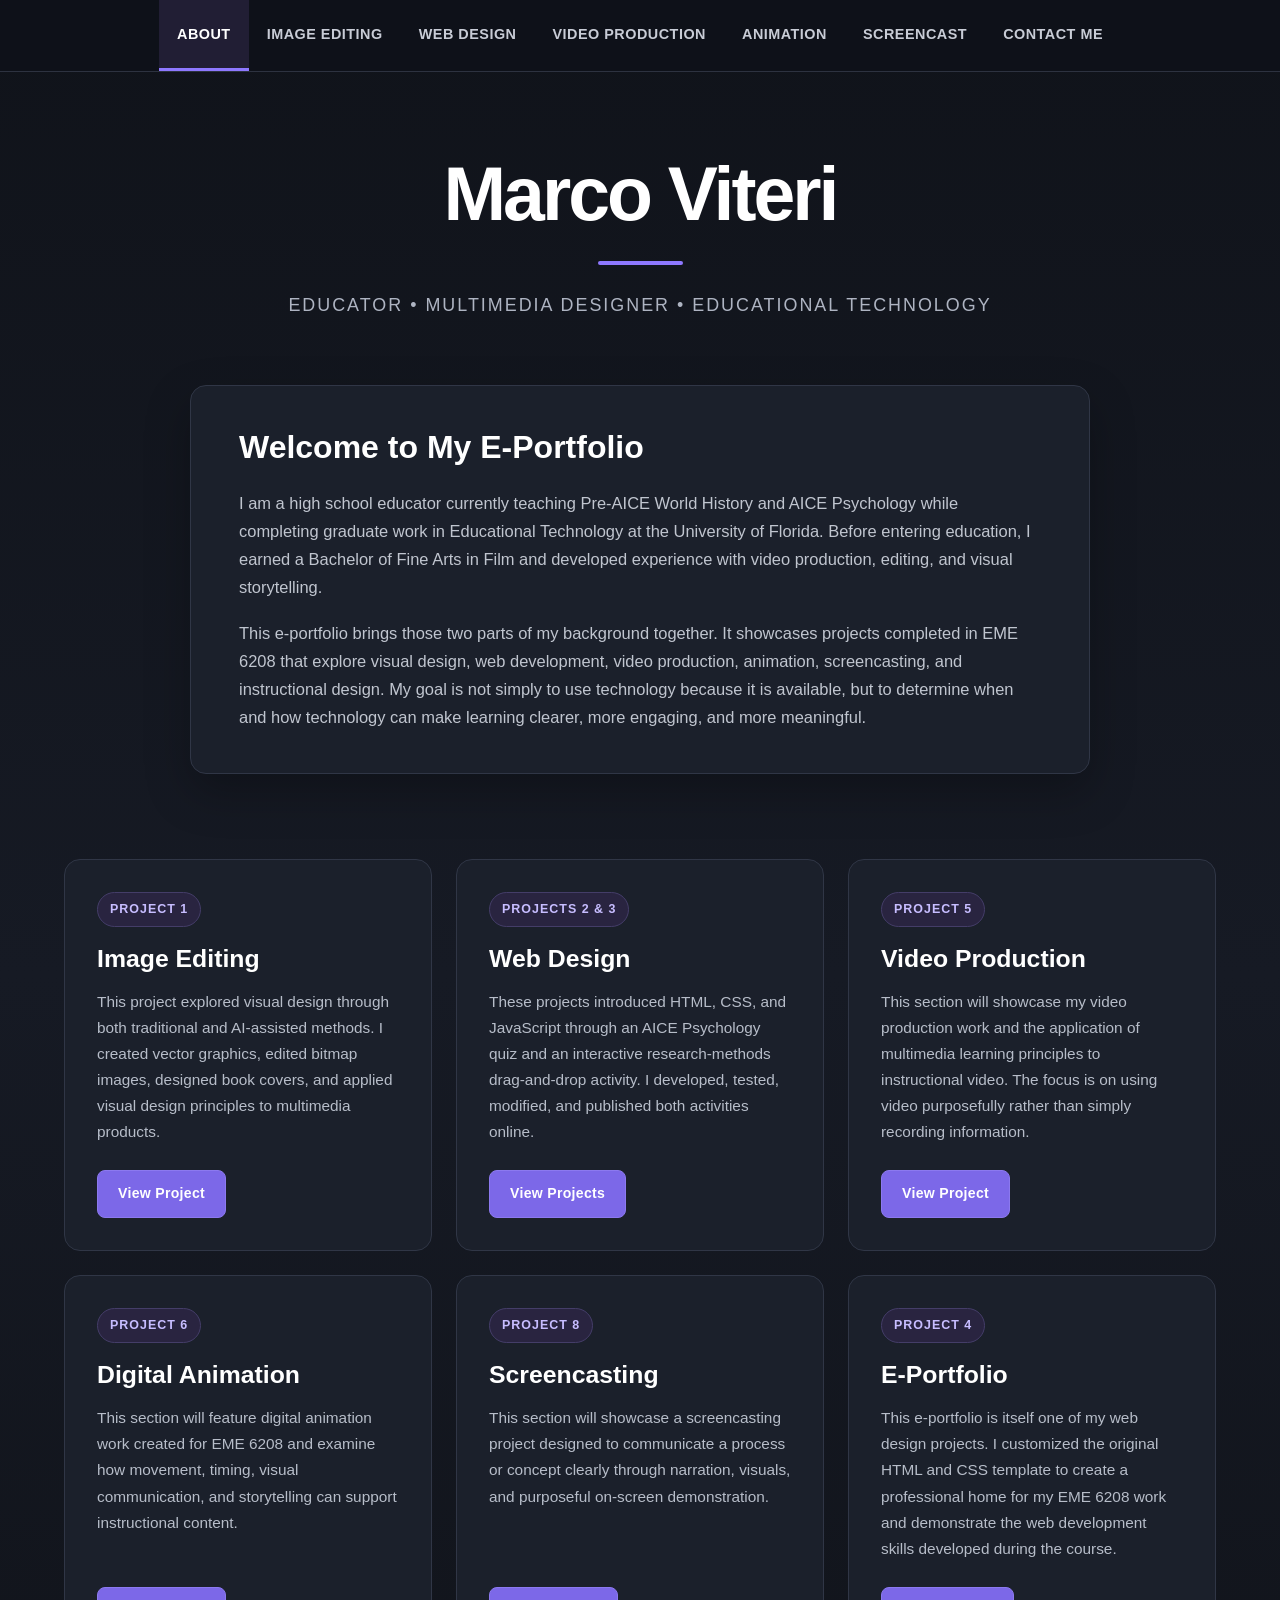
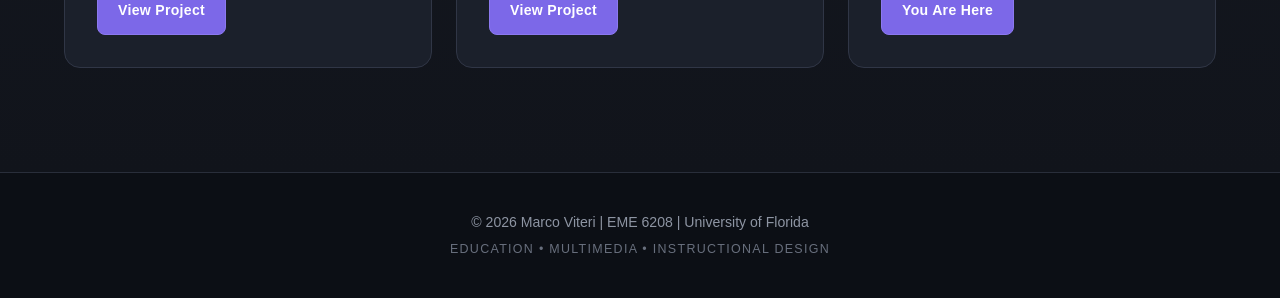
<file: index.html>
<!DOCTYPE html>
<html lang="en">

<head>
    <meta charset="UTF-8">
    <meta name="viewport" content="width=device-width, initial-scale=1.0">

    <meta
        name="description"
        content="Marco Viteri's EME 6208 Educational Technology ePortfolio featuring multimedia, web design, video, animation, and instructional design projects."
    >

    <title>Marco Viteri | EME 6208 Portfolio</title>

    <!-- External stylesheet -->
    <link rel="stylesheet" href="style.css">
</head>

<body>

    <div id="wrapper">

        <!-- ========================= -->
        <!-- NAVIGATION -->
        <!-- ========================= -->

        <div id="menu-wrapper">
            <nav id="menu" class="container">
                <ul>
                    <li class="current_page_item">
                        <a href="index.html">About</a>
                    </li>

                    <li>
                        <a href="image.html">Image Editing</a>
                    </li>

                    <li>
                        <a href="web.html">Web Design</a>
                    </li>

                    <li>
                        <a href="video.html">Video Production</a>
                    </li>

                    <li>
                        <a href="animation.html">Animation</a>
                    </li>

                    <li>
                        <a href="screencast.html">Screencast</a>
                    </li>

                    <li>
                        <a href="contact.html">Contact Me</a>
                    </li>
                </ul>
            </nav>
        </div>


        <!-- ========================= -->
        <!-- HEADER -->
        <!-- ========================= -->

        <header id="logo" class="container">

            <h1>Marco Viteri</h1>

            <p>
                Educator • Multimedia Designer • Educational Technology
            </p>

        </header>


        <!-- ========================= -->
        <!-- ABOUT / INTRODUCTION -->
        <!-- ========================= -->

        <main>

            <section id="page" class="container">

                <div class="entry">

                    <h2>Welcome to My E-Portfolio</h2>

                    <p>
                        I am a high school educator currently teaching Pre-AICE
                        World History and AICE Psychology while completing graduate
                        work in Educational Technology at the University of Florida.
                        Before entering education, I earned a Bachelor of Fine Arts
                        in Film and developed experience with video production,
                        editing, and visual storytelling.
                    </p>

                    <p>
                        This e-portfolio brings those two parts of my background
                        together. It showcases projects completed in EME 6208 that
                        explore visual design, web development, video production,
                        animation, screencasting, and instructional design. My goal
                        is not simply to use technology because it is available, but
                        to determine when and how technology can make learning
                        clearer, more engaging, and more meaningful.
                    </p>

                </div>

            </section>


            <!-- ========================= -->
            <!-- PROJECTS -->
            <!-- ========================= -->

            <section id="projects">

                <!-- ROW ONE -->

                <div id="three-column" class="container">

                    <!-- PROJECT 1 -->

                    <div class="tbox1">

                        <div class="box-style">

                            <div class="content">

                                <div class="project-number">
                                    Project 1
                                </div>

                                <h2>Image Editing</h2>

                                <p>
                                    This project explored visual design through both
                                    traditional and AI-assisted methods. I created
                                    vector graphics, edited bitmap images, designed
                                    book covers, and applied visual design principles
                                    to multimedia products.
                                </p>

                                <a href="image.html" class="button">
                                    View Project
                                </a>

                            </div>

                        </div>

                    </div>


                    <!-- PROJECTS 2 & 3 -->

                    <div class="tbox2">

                        <div class="box-style">

                            <div class="content">

                                <div class="project-number">
                                    Projects 2 &amp; 3
                                </div>

                                <h2>Web Design</h2>

                                <p>
                                    These projects introduced HTML, CSS, and
                                    JavaScript through an AICE Psychology quiz and an
                                    interactive research-methods drag-and-drop
                                    activity. I developed, tested, modified, and
                                    published both activities online.
                                </p>

                                <a href="web.html" class="button">
                                    View Projects
                                </a>

                            </div>

                        </div>

                    </div>


                    <!-- PROJECT 5 -->

                    <div class="tbox3">

                        <div class="box-style">

                            <div class="content">

                                <div class="project-number">
                                    Project 5
                                </div>

                                <h2>Video Production</h2>

                                <p>
                                    This section will showcase my video production
                                    work and the application of multimedia learning
                                    principles to instructional video. The focus is
                                    on using video purposefully rather than simply
                                    recording information.
                                </p>

                                <a href="video.html" class="button">
                                    View Project
                                </a>

                            </div>

                        </div>

                    </div>

                </div>


                <!-- ROW TWO -->

                <div id="three-column-row-two" class="container three-column">

                    <!-- PROJECT 6 -->

                    <div class="tbox1">

                        <div class="box-style">

                            <div class="content">

                                <div class="project-number">
                                    Project 6
                                </div>

                                <h2>Digital Animation</h2>

                                <p>
                                    This section will feature digital animation work
                                    created for EME 6208 and examine how movement,
                                    timing, visual communication, and storytelling
                                    can support instructional content.
                                </p>

                                <a href="animation.html" class="button">
                                    View Project
                                </a>

                            </div>

                        </div>

                    </div>


                    <!-- PROJECT 8 -->

                    <div class="tbox2">

                        <div class="box-style">

                            <div class="content">

                                <div class="project-number">
                                    Project 8
                                </div>

                                <h2>Screencasting</h2>

                                <p>
                                    This section will showcase a screencasting
                                    project designed to communicate a process or
                                    concept clearly through narration, visuals, and
                                    purposeful on-screen demonstration.
                                </p>

                                <a href="screencast.html" class="button">
                                    View Project
                                </a>

                            </div>

                        </div>

                    </div>


                    <!-- PROJECT 4 -->

                    <div class="tbox3">

                        <div class="box-style">

                            <div class="content">

                                <div class="project-number">
                                    Project 4
                                </div>

                                <h2>E-Portfolio</h2>

                                <p>
                                    This e-portfolio is itself one of my web design
                                    projects. I customized the original HTML and CSS
                                    template to create a professional home for my
                                    EME 6208 work and demonstrate the web development
                                    skills developed during the course.
                                </p>

                                <a href="index.html" class="button">
                                    You Are Here
                                </a>

                            </div>

                        </div>

                    </div>

                </div>

            </section>

        </main>

    </div>


    <!-- ========================= -->
    <!-- FOOTER -->
    <!-- ========================= -->

    <footer id="footer">

        <p>
            &copy; 2026 Marco Viteri |
            EME 6208 |
            University of Florida
        </p>

        <p class="footer-tagline">
            Education • Multimedia • Instructional Design
        </p>

    </footer>

</body>

</html>
</file>
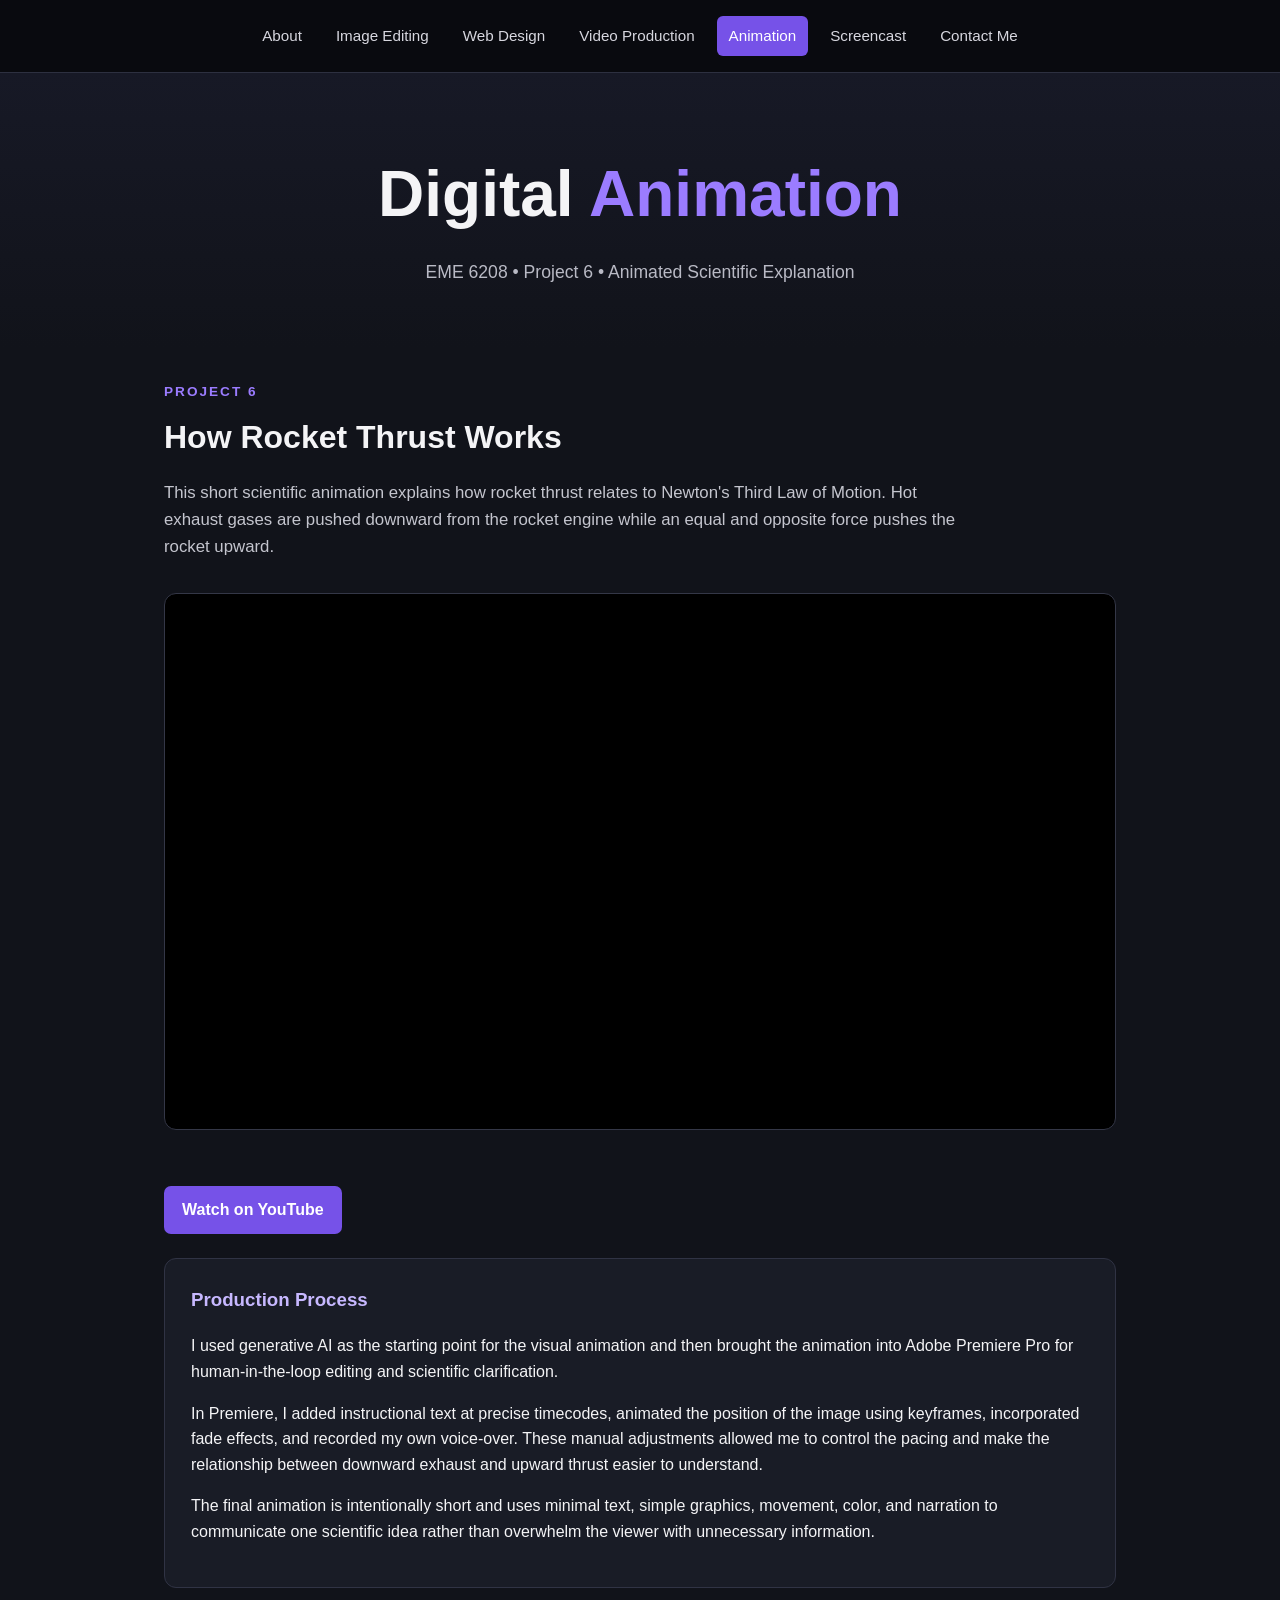
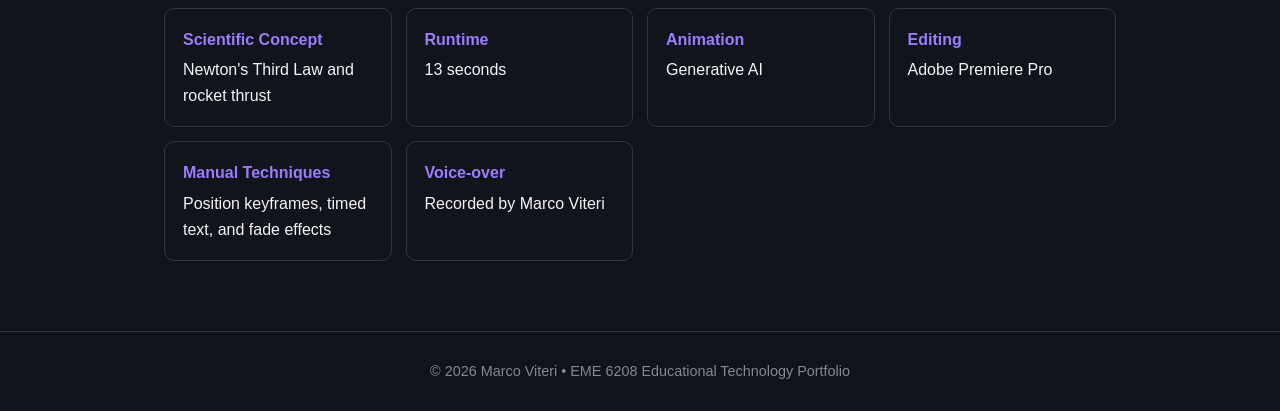
<file: animation.html>
<!DOCTYPE html>
<html lang="en">

<head>
    <meta charset="UTF-8">
    <meta name="viewport" content="width=device-width, initial-scale=1.0">

    <title>Digital Animation | Marco Viteri</title>

    <style>
        * {
            box-sizing: border-box;
        }

        body {
            margin: 0;
            font-family: Arial, Helvetica, sans-serif;
            background: #11131a;
            color: #f4f4f6;
            line-height: 1.6;
        }

        nav {
            background: #090a0f;
            border-bottom: 1px solid #2d3040;
        }

        .nav-container {
            max-width: 1100px;
            margin: auto;
            padding: 16px 24px;
            display: flex;
            flex-wrap: wrap;
            justify-content: center;
            gap: 10px;
        }

        nav a {
            color: #d7d7df;
            text-decoration: none;
            padding: 8px 12px;
            border-radius: 6px;
            font-size: 0.95rem;
        }

        nav a:hover,
        nav a.active {
            background: #7652e8;
            color: white;
        }

        header {
            text-align: center;
            padding: 70px 24px 45px;
            background: linear-gradient(180deg, #171926 0%, #11131a 100%);
        }

        header h1 {
            margin: 0;
            font-size: clamp(2.3rem, 6vw, 4rem);
        }

        header p {
            color: #b9bac5;
            font-size: 1.1rem;
            margin-top: 12px;
        }

        .accent {
            color: #9b7cff;
        }

        main {
            max-width: 1000px;
            margin: auto;
            padding: 30px 24px 70px;
        }

        .project-label {
            color: #9b7cff;
            font-weight: bold;
            text-transform: uppercase;
            letter-spacing: 2px;
            font-size: 0.85rem;
        }

        h2 {
            font-size: 2rem;
            margin: 8px 0 12px;
        }

        h3 {
            color: #c7b8ff;
            margin-top: 0;
        }

        .intro {
            color: #c4c5ce;
            max-width: 800px;
            font-size: 1.05rem;
        }

        .video-wrapper {
            position: relative;
            width: 100%;
            padding-bottom: 56.25%;
            margin: 32px 0;
            border-radius: 12px;
            overflow: hidden;
            background: black;
            border: 1px solid #343747;
        }

        .video-wrapper iframe {
            position: absolute;
            width: 100%;
            height: 100%;
            top: 0;
            left: 0;
        }

        .card {
            background: #191c26;
            border: 1px solid #303344;
            border-radius: 12px;
            padding: 26px;
            margin-top: 24px;
        }

        .details {
            display: grid;
            grid-template-columns: repeat(auto-fit, minmax(180px, 1fr));
            gap: 14px;
            margin-top: 20px;
        }

        .detail-box {
            background: #12141c;
            border: 1px solid #303344;
            padding: 18px;
            border-radius: 10px;
        }

        .detail-box strong {
            display: block;
            color: #9b7cff;
            margin-bottom: 5px;
        }

        .youtube-button {
            display: inline-block;
            margin-top: 24px;
            padding: 11px 18px;
            background: #7652e8;
            color: white;
            text-decoration: none;
            border-radius: 7px;
            font-weight: bold;
        }

        .youtube-button:hover {
            background: #8d70ee;
        }

        footer {
            text-align: center;
            border-top: 1px solid #2d3040;
            padding: 28px;
            color: #858794;
            font-size: 0.9rem;
        }
    </style>
</head>


<body>

    <!-- NAVIGATION -->
    <nav>
        <div class="nav-container">
            <a href="index.html">About</a>
            <a href="image.html">Image Editing</a>
            <a href="web.html">Web Design</a>
            <a href="video.html">Video Production</a>
            <a href="animation.html" class="active">Animation</a>
            <a href="screencast.html">Screencast</a>
            <a href="contact.html">Contact Me</a>
        </div>
    </nav>


    <!-- HEADER -->
    <header>
        <h1>Digital <span class="accent">Animation</span></h1>
        <p>EME 6208 • Project 6 • Animated Scientific Explanation</p>
    </header>


    <!-- MAIN CONTENT -->
    <main>

        <span class="project-label">Project 6</span>

        <h2>How Rocket Thrust Works</h2>

        <p class="intro">
            This short scientific animation explains how rocket thrust relates
            to Newton's Third Law of Motion. Hot exhaust gases are pushed
            downward from the rocket engine while an equal and opposite force
            pushes the rocket upward.
        </p>


        <!-- YOUTUBE VIDEO -->
        <div class="video-wrapper">

            <iframe
                src="https://www.youtube.com/embed/uPwXwJakchM"
                title="How Rocket Thrust Works - Marco Viteri"
                frameborder="0"
                allow="accelerometer; autoplay; clipboard-write; encrypted-media; gyroscope; picture-in-picture; web-share"
                allowfullscreen>
            </iframe>

        </div>


        <a class="youtube-button"
           href="https://www.youtube.com/watch?v=uPwXwJakchM"
           target="_blank"
           rel="noopener">
            Watch on YouTube
        </a>


        <!-- PROCESS -->
        <div class="card">

            <h3>Production Process</h3>

            <p>
                I used generative AI as the starting point for the visual
                animation and then brought the animation into Adobe Premiere Pro
                for human-in-the-loop editing and scientific clarification.
            </p>

            <p>
                In Premiere, I added instructional text at precise timecodes,
                animated the position of the image using keyframes, incorporated
                fade effects, and recorded my own voice-over. These manual
                adjustments allowed me to control the pacing and make the
                relationship between downward exhaust and upward thrust easier
                to understand.
            </p>

            <p>
                The final animation is intentionally short and uses minimal text,
                simple graphics, movement, color, and narration to communicate
                one scientific idea rather than overwhelm the viewer with
                unnecessary information.
            </p>

        </div>


        <!-- PROJECT DETAILS -->
        <div class="details">

            <div class="detail-box">
                <strong>Scientific Concept</strong>
                Newton's Third Law and rocket thrust
            </div>

            <div class="detail-box">
                <strong>Runtime</strong>
                13 seconds
            </div>

            <div class="detail-box">
                <strong>Animation</strong>
                Generative AI
            </div>

            <div class="detail-box">
                <strong>Editing</strong>
                Adobe Premiere Pro
            </div>

            <div class="detail-box">
                <strong>Manual Techniques</strong>
                Position keyframes, timed text, and fade effects
            </div>

            <div class="detail-box">
                <strong>Voice-over</strong>
                Recorded by Marco Viteri
            </div>

        </div>

    </main>


    <footer>
        © 2026 Marco Viteri • EME 6208 Educational Technology Portfolio
    </footer>

</body>

</html>
</file>
<file: style.css>
/* =========================================================
   MARCO VITERI - EME 6208 E-PORTFOLIO
   Project 4 - Traditional HTML/CSS Version
   ========================================================= */


/* =========================================================
   GLOBAL SETTINGS
   ========================================================= */

* {
    box-sizing: border-box;
}

html {
    scroll-behavior: smooth;
}

body {
    margin: 0;
    padding: 0;
    background: #10131a;
    font-family: Arial, Helvetica, sans-serif;
    font-size: 16px;
    color: #d9dce3;
    line-height: 1.7;
}

#wrapper {
    min-height: 100vh;
    background: linear-gradient(
        180deg,
        #10131a 0%,
        #161a24 55%,
        #11141b 100%
    );
}

.container {
    width: 90%;
    max-width: 1200px;
    margin: 0 auto;
}


/* =========================================================
   TYPOGRAPHY
   ========================================================= */

h1,
h2,
h3 {
    margin-top: 0;
}

h1 {
    font-size: 4.7rem;
    line-height: 1;
    letter-spacing: -3px;
}

h2 {
    font-size: 2rem;
    line-height: 1.2;
    color: #ffffff;
}

p {
    margin-top: 0;
}

a {
    color: #b7a7ff;
    text-decoration: none;
    transition: 0.25s ease;
}

a:hover {
    color: #ffffff;
}


/* =========================================================
   NAVIGATION
   ========================================================= */

#menu-wrapper {
    width: 100%;
    background: rgba(15, 18, 26, 0.96);
    border-bottom: 1px solid #2d3240;
    position: sticky;
    top: 0;
    z-index: 1000;
}

#menu {
    min-height: 66px;
    display: flex;
    justify-content: center;
    align-items: center;
}

#menu ul {
    margin: 0;
    padding: 0;
    list-style: none;
    display: flex;
    justify-content: center;
    align-items: center;
    flex-wrap: wrap;
}

#menu li {
    margin: 0;
    padding: 0;
}

#menu a {
    display: block;
    padding: 22px 18px;
    color: #c8ccd6;
    font-size: 0.9rem;
    font-weight: 600;
    letter-spacing: 0.5px;
    text-transform: uppercase;
    border-bottom: 3px solid transparent;
}

#menu a:hover {
    color: #ffffff;
    background: #1d2230;
    border-bottom: 3px solid #8e78ff;
}

#menu .current_page_item a {
    color: #ffffff;
    background: #211e34;
    border-bottom: 3px solid #8e78ff;
}


/* =========================================================
   HEADER / HERO
   ========================================================= */

#logo {
    padding: 85px 20px 55px 20px;
    text-align: center;
}

#logo h1 {
    margin: 0;
    color: #ffffff;
    font-weight: 800;
}

#logo h1::after {
    content: "";
    display: block;
    width: 85px;
    height: 4px;
    margin: 28px auto 25px auto;
    background: #8e78ff;
    border-radius: 20px;
}

#logo p {
    margin: 0;
    color: #aeb4c2;
    font-size: 1.12rem;
    font-weight: 500;
    letter-spacing: 2px;
    text-transform: uppercase;
}


/* =========================================================
   INTRODUCTION / ABOUT SECTION
   ========================================================= */

#page {
    padding: 10px 20px 70px 20px;
}

.entry {
    max-width: 900px;
    margin: 0 auto;
    padding: 42px 48px;
    background: #1b202b;
    border: 1px solid #303646;
    border-radius: 16px;
    box-shadow: 0 18px 45px rgba(0, 0, 0, 0.25);
}

.entry h2 {
    margin-bottom: 22px;
    color: #ffffff;
    font-size: 2rem;
    font-weight: 700;
}

.entry p {
    color: #c0c5cf;
    font-size: 1.03rem;
    margin-bottom: 18px;
}

.entry p:last-child {
    margin-bottom: 0;
}


/* =========================================================
   PROJECT AREA
   ========================================================= */

#projects {
    padding: 15px 0 80px 0;
}


/* =========================================================
   PROJECT GRID
   ========================================================= */

#three-column,
.three-column {
    display: grid;
    grid-template-columns: repeat(3, 1fr);
    gap: 24px;
    padding-bottom: 24px;
}

#three-column .tbox1,
#three-column .tbox2,
#three-column .tbox3,
.three-column .tbox1,
.three-column .tbox2,
.three-column .tbox3 {
    width: auto;
    float: none;
    margin: 0;
}


/* =========================================================
   PROJECT CARDS
   ========================================================= */

.box-style {
    height: 100%;
    background: #1b202b;
    border: 1px solid #303646;
    border-radius: 16px;
    overflow: hidden;
    transition:
        transform 0.25s ease,
        border-color 0.25s ease,
        box-shadow 0.25s ease;
}

.box-style:hover {
    transform: translateY(-6px);
    border-color: #7667ce;
    box-shadow: 0 18px 38px rgba(0, 0, 0, 0.3);
}

.box-style .content {
    height: 100%;
    padding: 32px;
    display: flex;
    flex-direction: column;
    align-items: flex-start;
}

.project-number {
    display: inline-block;
    margin-bottom: 17px;
    padding: 6px 12px;
    background: #292440;
    border: 1px solid #443d68;
    border-radius: 50px;
    color: #c7bdff;
    font-size: 0.78rem;
    font-weight: 700;
    letter-spacing: 1px;
    text-transform: uppercase;
}

.box-style h2 {
    margin-bottom: 15px;
    color: #ffffff;
    font-size: 1.55rem;
    font-weight: 700;
}

.box-style p {
    margin-bottom: 25px;
    color: #b7bdc9;
    font-size: 0.96rem;
    line-height: 1.7;
    flex-grow: 1;
}


/* =========================================================
   BUTTONS
   ========================================================= */

.button {
    display: inline-block;
    margin-top: auto;
    padding: 11px 20px;
    background: #7c68e8;
    color: #ffffff;
    border: 1px solid #8c79ef;
    border-radius: 8px;
    font-size: 0.88rem;
    font-weight: 700;
    letter-spacing: 0.3px;
    transition:
        background 0.25s ease,
        transform 0.25s ease,
        box-shadow 0.25s ease;
}

.button:hover {
    background: #927fff;
    color: #ffffff;
    transform: translateY(-2px);
    box-shadow: 0 8px 20px rgba(124, 104, 232, 0.28);
}


/* =========================================================
   FOOTER
   ========================================================= */

#footer {
    padding: 34px 20px;
    background: #0c0f15;
    border-top: 1px solid #292e3a;
    text-align: center;
}

#footer p {
    margin: 4px 0;
    color: #8e95a3;
    font-size: 0.88rem;
}

#footer .footer-tagline {
    color: #686f7d;
    font-size: 0.78rem;
    letter-spacing: 1.3px;
    text-transform: uppercase;
}


/* =========================================================
   RESPONSIVE DESIGN - TABLETS
   ========================================================= */

@media screen and (max-width: 1000px) {

    h1 {
        font-size: 3.8rem;
    }

    #three-column,
    .three-column {
        grid-template-columns: repeat(2, 1fr);
    }

    #menu a {
        padding: 19px 12px;
        font-size: 0.82rem;
    }

    .entry {
        padding: 35px;
    }
}


/* =========================================================
   RESPONSIVE DESIGN - PHONES
   ========================================================= */

@media screen and (max-width: 700px) {

    .container {
        width: 92%;
    }

    #menu {
        min-height: auto;
    }

    #menu ul {
        width: 100%;
        flex-direction: column;
    }

    #menu li {
        width: 100%;
        text-align: center;
    }

    #menu a {
        padding: 13px 10px;
        border-bottom: 1px solid #282d38;
    }

    #menu a:hover,
    #menu .current_page_item a {
        border-bottom: 1px solid #8e78ff;
    }

    #logo {
        padding: 60px 15px 45px 15px;
    }

    h1 {
        font-size: 3rem;
        letter-spacing: -2px;
    }

    #logo p {
        font-size: 0.92rem;
        line-height: 1.7;
        letter-spacing: 1.2px;
    }

    #page {
        padding-left: 0;
        padding-right: 0;
    }

    .entry {
        padding: 28px 25px;
    }

    .entry h2 {
        font-size: 1.65rem;
    }

    #three-column,
    .three-column {
        grid-template-columns: 1fr;
        gap: 18px;
    }

    .box-style .content {
        padding: 27px;
    }
}
</file>
